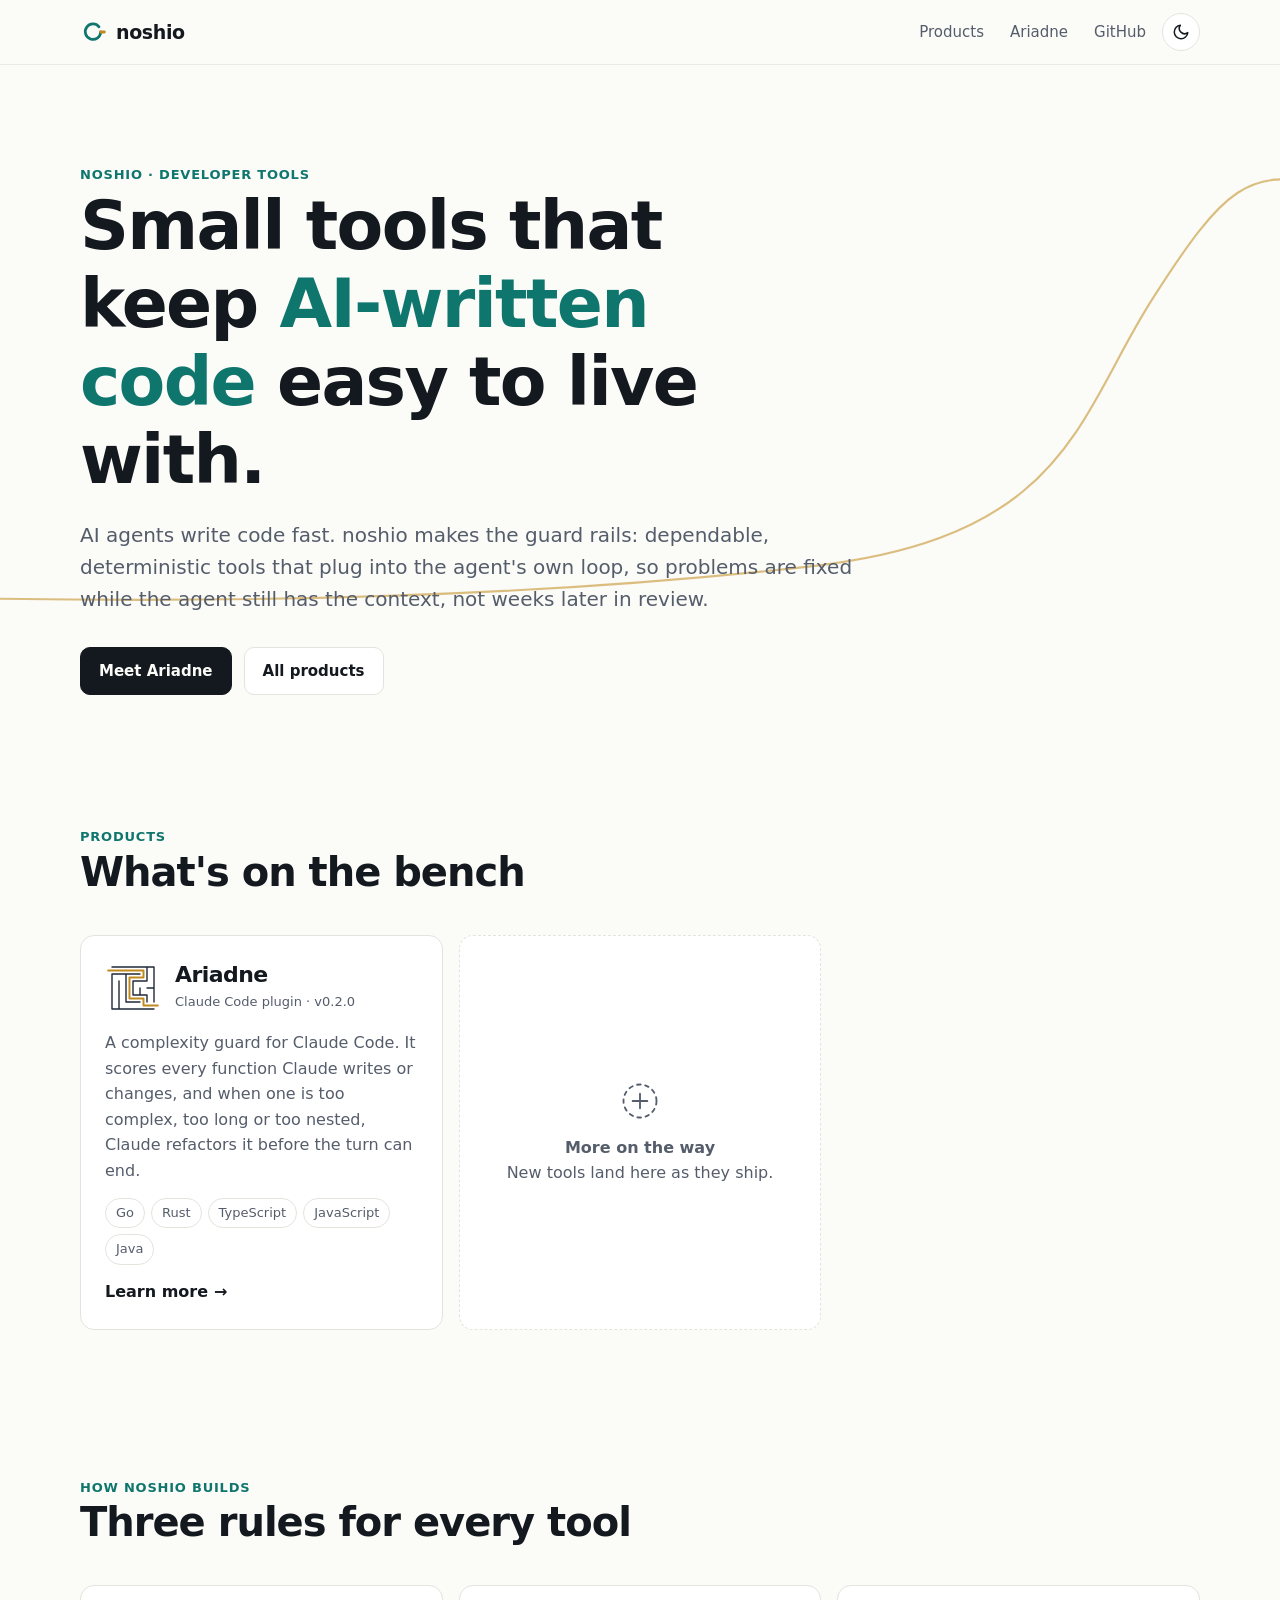
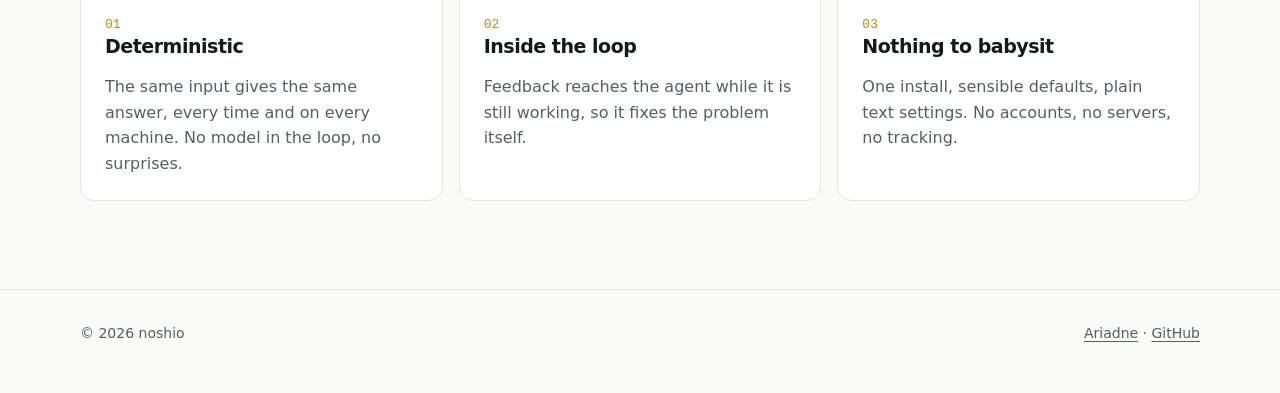
<file: index.html>
<!doctype html>
<html lang="en">
<head>
  <meta charset="utf-8">
  <script>document.documentElement.classList.add("js")</script>
  <meta name="viewport" content="width=device-width, initial-scale=1">
  <title>noshio — tools for building with AI agents</title>
  <meta name="description" content="noshio makes small, dependable developer tools for working with AI coding agents. First up: Ariadne, a complexity guard for Claude Code.">
  <link rel="icon" href="assets/favicon.svg" type="image/svg+xml">
  <link rel="stylesheet" href="assets/site.css?v=f9d03f396f">
  <style>
    .home-hero {
      padding: 96px 0 72px;
      position: relative;
      overflow: hidden;
      isolation: isolate;
    }

    .home-hero h1 {
      max-width: 15ch;
    }

    .home-hero h1 em {
      font-style: normal;
      color: var(--accent);
    }

    .hero-thread {
      position: absolute;
      inset: 0;
      pointer-events: none;
      z-index: -1;
    }

    .hero-thread path {
      fill: none;
      stroke: var(--thread);
      stroke-width: 2;
      stroke-linecap: round;
      opacity: 0.55;
    }

    .hero-actions {
      display: flex;
      flex-wrap: wrap;
      gap: 12px;
      margin-top: 32px;
    }

    .products {
      grid-template-columns: repeat(auto-fill, minmax(min(100%, 340px), 1fr));
    }

    .product {
      position: relative;
      display: flex;
      flex-direction: column;
      gap: 14px;
      text-decoration: none;
      color: inherit;
      transform-style: preserve-3d;
      transition: transform 0.25s ease, box-shadow 0.25s ease, border-color 0.25s ease;
      overflow: hidden;
    }

    .product::after {
      content: "";
      position: absolute;
      inset: 0;
      background: radial-gradient(420px circle at var(--mx, 50%) var(--my, 0%), color-mix(in srgb, var(--thread) 14%, transparent), transparent 60%);
      opacity: 0;
      transition: opacity 0.3s ease;
      pointer-events: none;
    }

    .product:hover {
      box-shadow: var(--shadow);
      border-color: color-mix(in srgb, var(--thread) 45%, var(--line));
    }

    .product:hover::after {
      opacity: 1;
    }

    .product-top {
      display: flex;
      align-items: center;
      gap: 14px;
    }

    .product-top img {
      width: 56px;
      height: 56px;
    }

    .product h3 {
      margin: 0;
      font-size: 22px;
    }

    .product .tag {
      font-size: 13px;
      color: var(--muted);
    }

    .product p {
      margin: 0;
      color: var(--muted);
    }

    .product .chips {
      display: flex;
      flex-wrap: wrap;
      gap: 6px;
    }

    .product .go {
      margin-top: auto;
      font-weight: 600;
      color: var(--text);
      display: inline-flex;
      align-items: center;
      gap: 6px;
    }

    .product .go span {
      transition: transform 0.2s ease;
    }

    .product:hover .go span {
      transform: translateX(4px);
    }

    .upcoming {
      border-style: dashed;
      display: grid;
      place-content: center;
      text-align: center;
      color: var(--muted);
      min-height: 260px;
    }

    .upcoming svg {
      width: 44px;
      height: 44px;
      margin: 0 auto 12px;
      stroke: var(--muted);
    }

    .principles {
      grid-template-columns: repeat(auto-fit, minmax(min(100%, 240px), 1fr));
    }

    .principles .card p {
      margin: 0;
      color: var(--muted);
    }

    .principles .num {
      font-family: var(--mono);
      font-size: 13px;
      color: var(--thread);
    }

    @media (prefers-reduced-motion: reduce) {
      .product,
      .product .go span {
        transition: none;
      }
    }
  </style>
</head>
<body>
  <a class="skip" href="#main">Skip to content</a>

  <header class="site-header">
    <div class="wrap">
      <a class="wordmark" href="./" aria-label="noshio home">
        <svg viewBox="0 0 32 32" fill="none" stroke-width="3.4" stroke-linecap="round" aria-hidden="true"><path class="spool" d="M23.4 9.6A9.5 9.5 0 1 0 25.5 16"/><path class="tail" d="M25.5 16H30"/></svg>
        noshio
      </a>
      <nav class="site-nav" aria-label="Main">
        <a href="#products" class="hide-sm">Products</a>
        <a href="ariadne/">Ariadne</a>
        <a href="https://github.com/Josemartins-ptc" class="hide-sm">GitHub</a>
        <button class="theme-toggle" type="button" data-theme-toggle></button>
      </nav>
    </div>
  </header>

  <main id="main">
    <section class="home-hero">
      <svg class="hero-thread" viewBox="0 0 1200 520" preserveAspectRatio="none" aria-hidden="true">
        <path id="hero-thread" d="M-20 500 C 250 505, 520 497, 760 470 S 1010 330, 1080 220 S 1170 100, 1240 110"/>
      </svg>
      <div class="wrap">
        <span class="eyebrow reveal">noshio · developer tools</span>
        <h1 class="reveal" data-delay="1">Small tools that keep <em>AI-written code</em> easy to live with.</h1>
        <p class="lead reveal" data-delay="2">
          AI agents write code fast. noshio makes the guard rails: dependable, deterministic tools
          that plug into the agent's own loop, so problems are fixed while the agent still has the
          context, not weeks later in review.
        </p>
        <div class="hero-actions reveal" data-delay="3">
          <a class="btn primary" href="ariadne/">Meet Ariadne</a>
          <a class="btn" href="#products">All products</a>
        </div>
      </div>
    </section>

    <section id="products" class="section-tight">
      <div class="wrap">
        <div class="section-head reveal">
          <span class="eyebrow">Products</span>
          <h2>What's on the bench</h2>
        </div>
        <div class="grid products">
          <a class="card product reveal" href="ariadne/" data-tilt>
            <div class="product-top">
              <img src="ariadne/logo.svg" alt="" width="56" height="56">
              <div>
                <h3>Ariadne</h3>
                <span class="tag">Claude Code plugin · v0.2.0</span>
              </div>
            </div>
            <p>
              A complexity guard for Claude Code. It scores every function Claude writes or changes,
              and when one is too complex, too long or too nested, Claude refactors it before the
              turn can end.
            </p>
            <div class="chips">
              <span class="chip">Go</span>
              <span class="chip">Rust</span>
              <span class="chip">TypeScript</span>
              <span class="chip">JavaScript</span>
              <span class="chip">Java</span>
            </div>
            <span class="go">Learn more <span aria-hidden="true">→</span></span>
          </a>

          <div class="card upcoming reveal" data-delay="1">
            <svg viewBox="0 0 48 48" fill="none" stroke-width="2" stroke-linecap="round" stroke-dasharray="4 5" aria-hidden="true"><circle cx="24" cy="24" r="18"/><path d="M24 16v16M16 24h16" stroke-dasharray="none"/></svg>
            <strong>More on the way</strong>
            <span>New tools land here as they ship.</span>
          </div>
        </div>
      </div>
    </section>

    <section>
      <div class="wrap">
        <div class="section-head reveal">
          <span class="eyebrow">How noshio builds</span>
          <h2>Three rules for every tool</h2>
        </div>
        <div class="grid principles">
          <div class="card reveal">
            <span class="num">01</span>
            <h3>Deterministic</h3>
            <p>The same input gives the same answer, every time and on every machine. No model in the loop, no surprises.</p>
          </div>
          <div class="card reveal" data-delay="1">
            <span class="num">02</span>
            <h3>Inside the loop</h3>
            <p>Feedback reaches the agent while it is still working, so it fixes the problem itself.</p>
          </div>
          <div class="card reveal" data-delay="2">
            <span class="num">03</span>
            <h3>Nothing to babysit</h3>
            <p>One install, sensible defaults, plain text settings. No accounts, no servers, no tracking.</p>
          </div>
        </div>
      </div>
    </section>
  </main>

  <footer class="site-footer">
    <div class="wrap">
      <span>© <span data-year>2026</span> noshio</span>
      <span><a href="ariadne/">Ariadne</a> · <a href="https://github.com/Josemartins-ptc">GitHub</a></span>
    </div>
  </footer>

  <script src="assets/site.js?v=ca4b87633a"></script>
  <script>
    // Hero thread draws itself; cards follow the pointer with a soft glow and tilt.
    (() => {
      const thread = document.getElementById("hero-thread");
      if (thread && !window.noshio.reducedMotion()) {
        const length = thread.getTotalLength();
        thread.style.strokeDasharray = String(length);
        thread.style.strokeDashoffset = String(length);
        thread.getBoundingClientRect();
        thread.style.transition = "stroke-dashoffset 2.6s cubic-bezier(.6,.1,.2,1) .3s";
        thread.style.strokeDashoffset = "0";
      }
      if (window.noshio.reducedMotion()) return;
      document.querySelectorAll("[data-tilt]").forEach((card) => {
        card.addEventListener("pointermove", (event) => {
          const box = card.getBoundingClientRect();
          const x = (event.clientX - box.left) / box.width;
          const y = (event.clientY - box.top) / box.height;
          card.style.setProperty("--mx", `${x * 100}%`);
          card.style.setProperty("--my", `${y * 100}%`);
          card.style.transform = `perspective(900px) rotateX(${(0.5 - y) * 4}deg) rotateY(${(x - 0.5) * 5}deg) translateY(-2px)`;
        });
        card.addEventListener("pointerleave", () => {
          card.style.transform = "";
        });
      });
    })();
  </script>
</body>
</html>
</file>
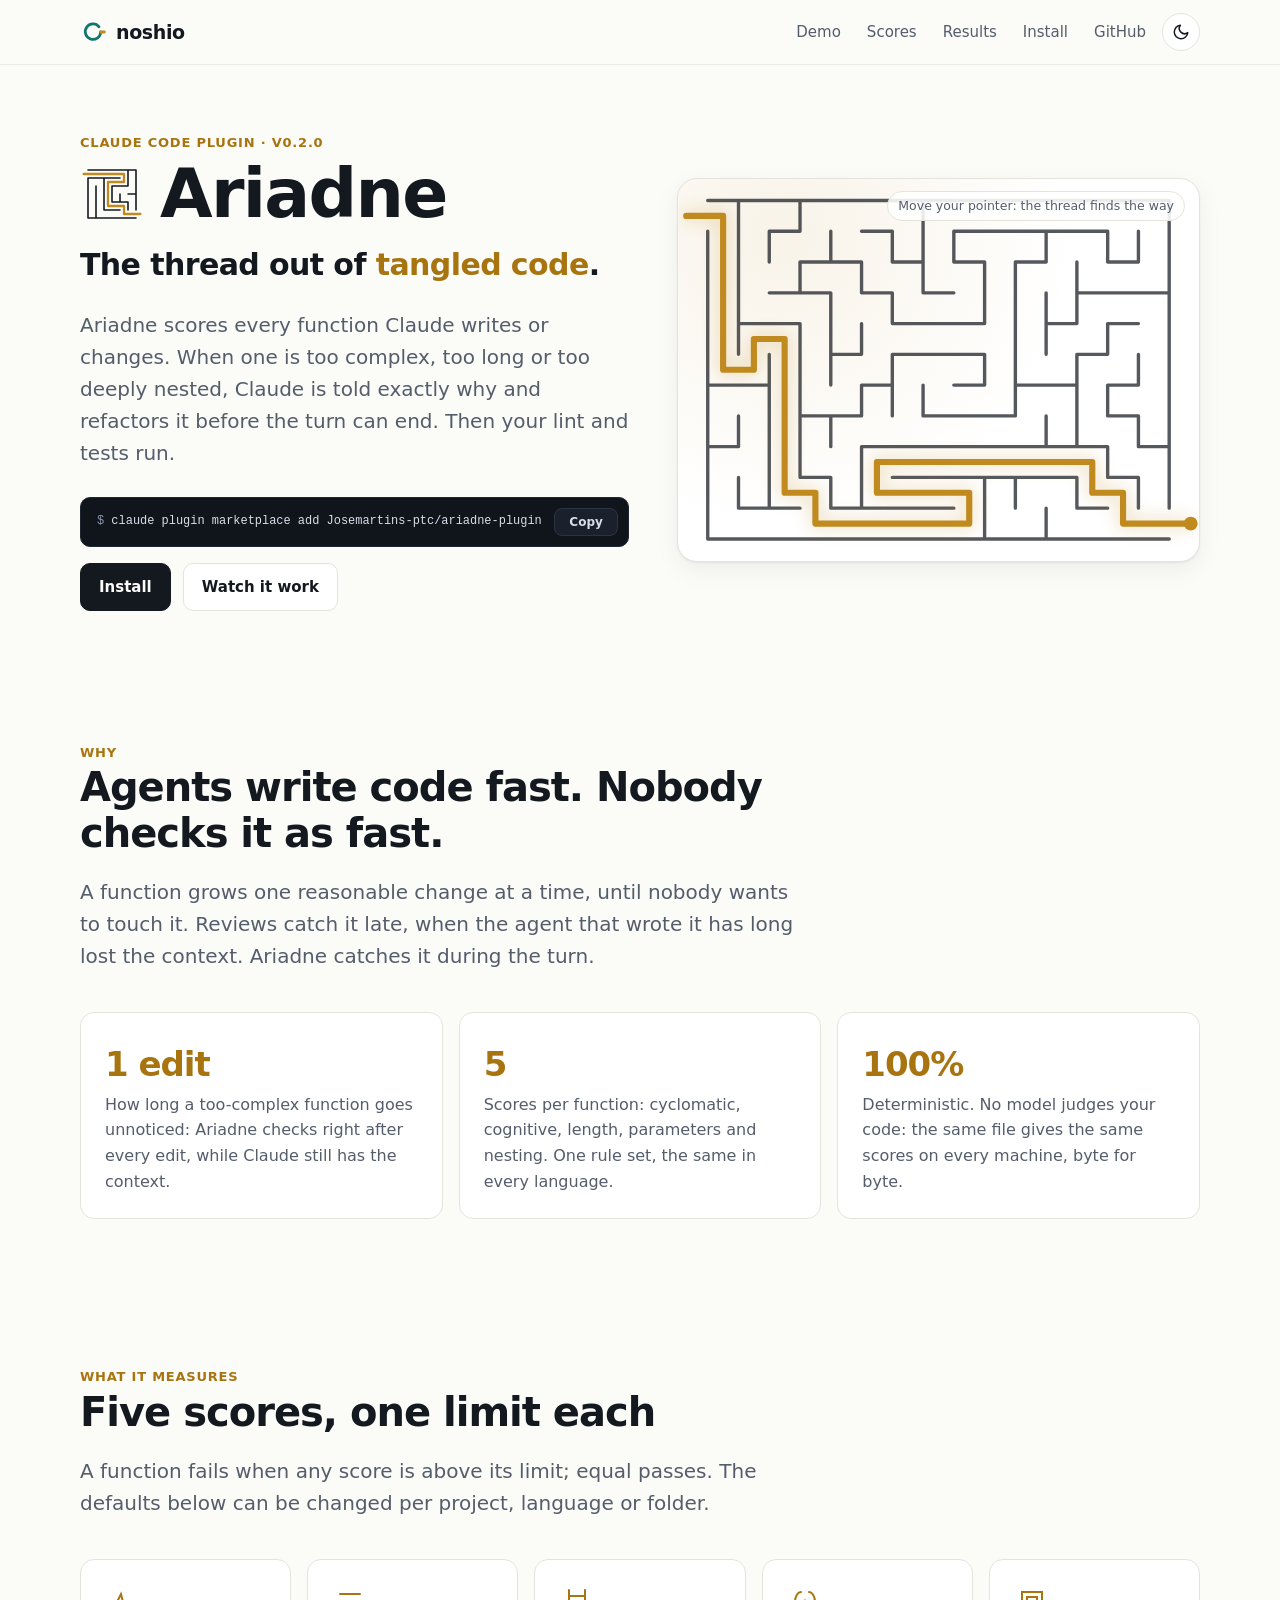
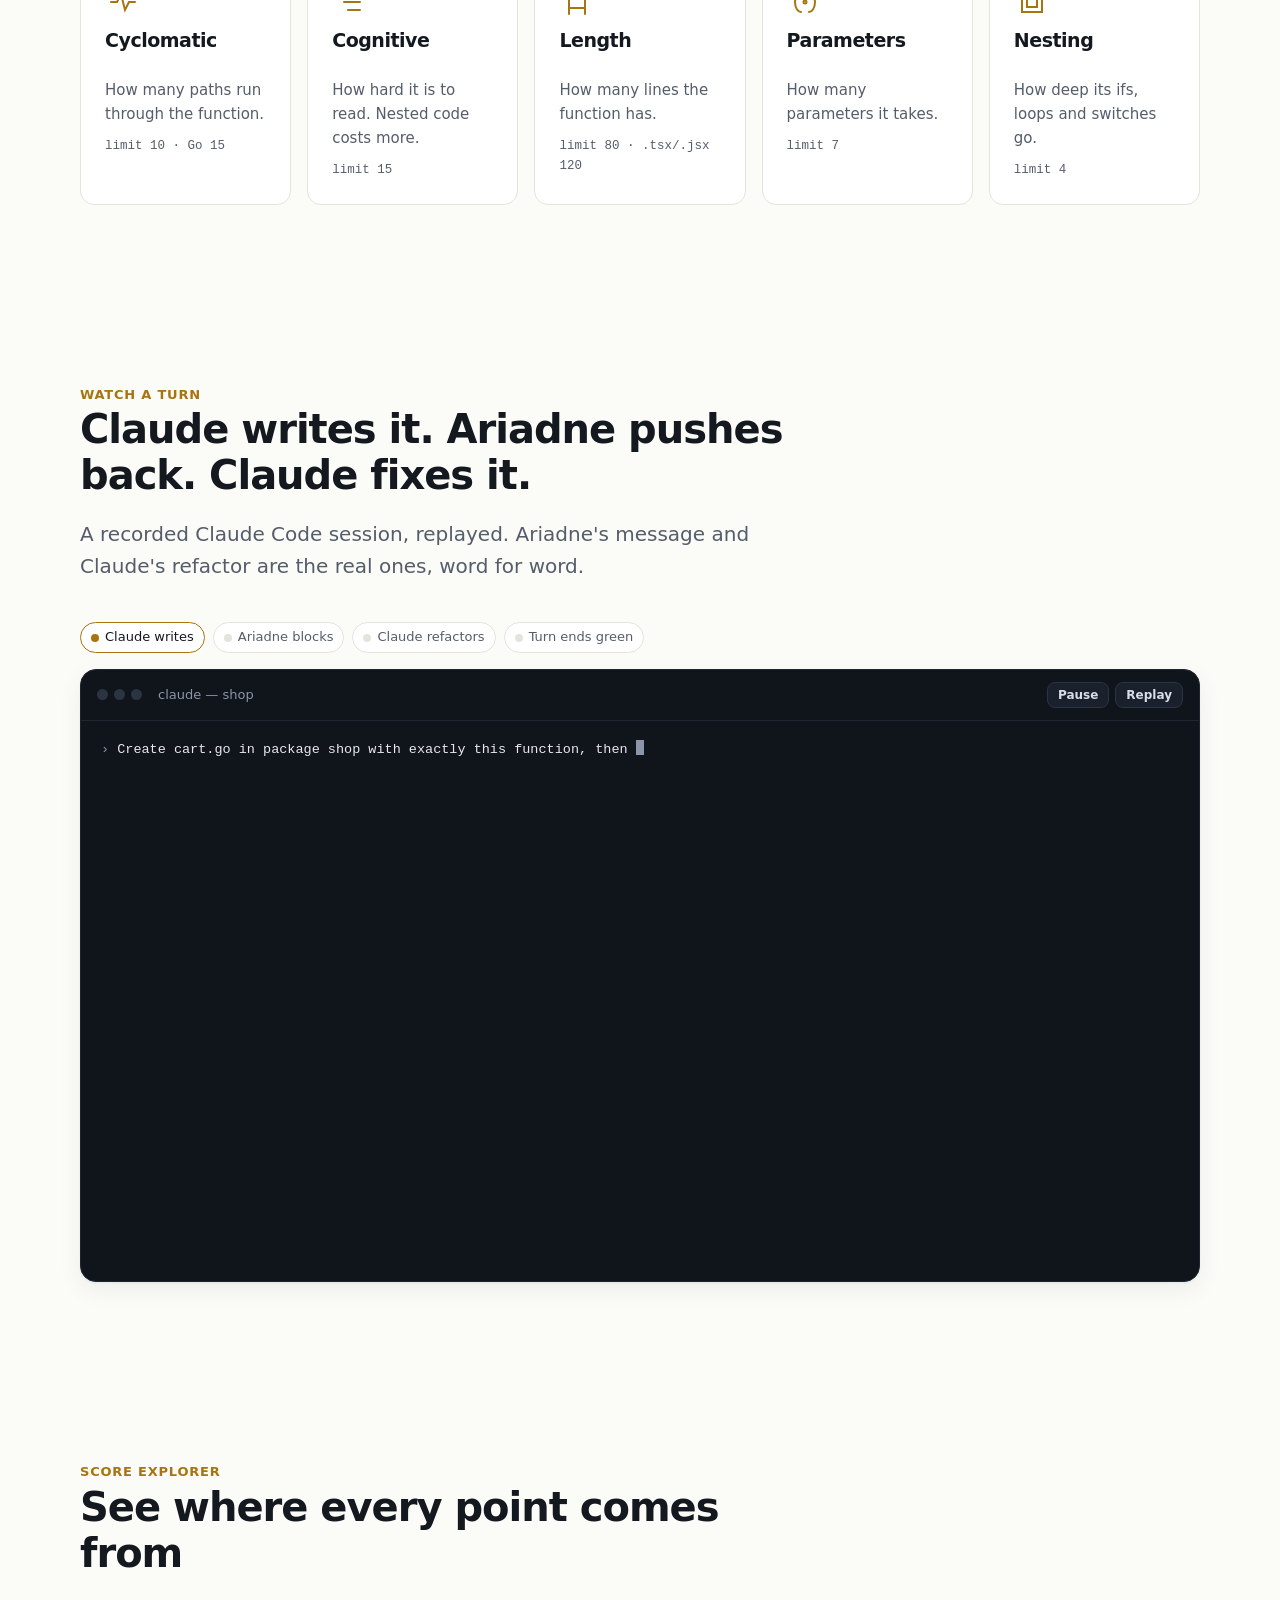
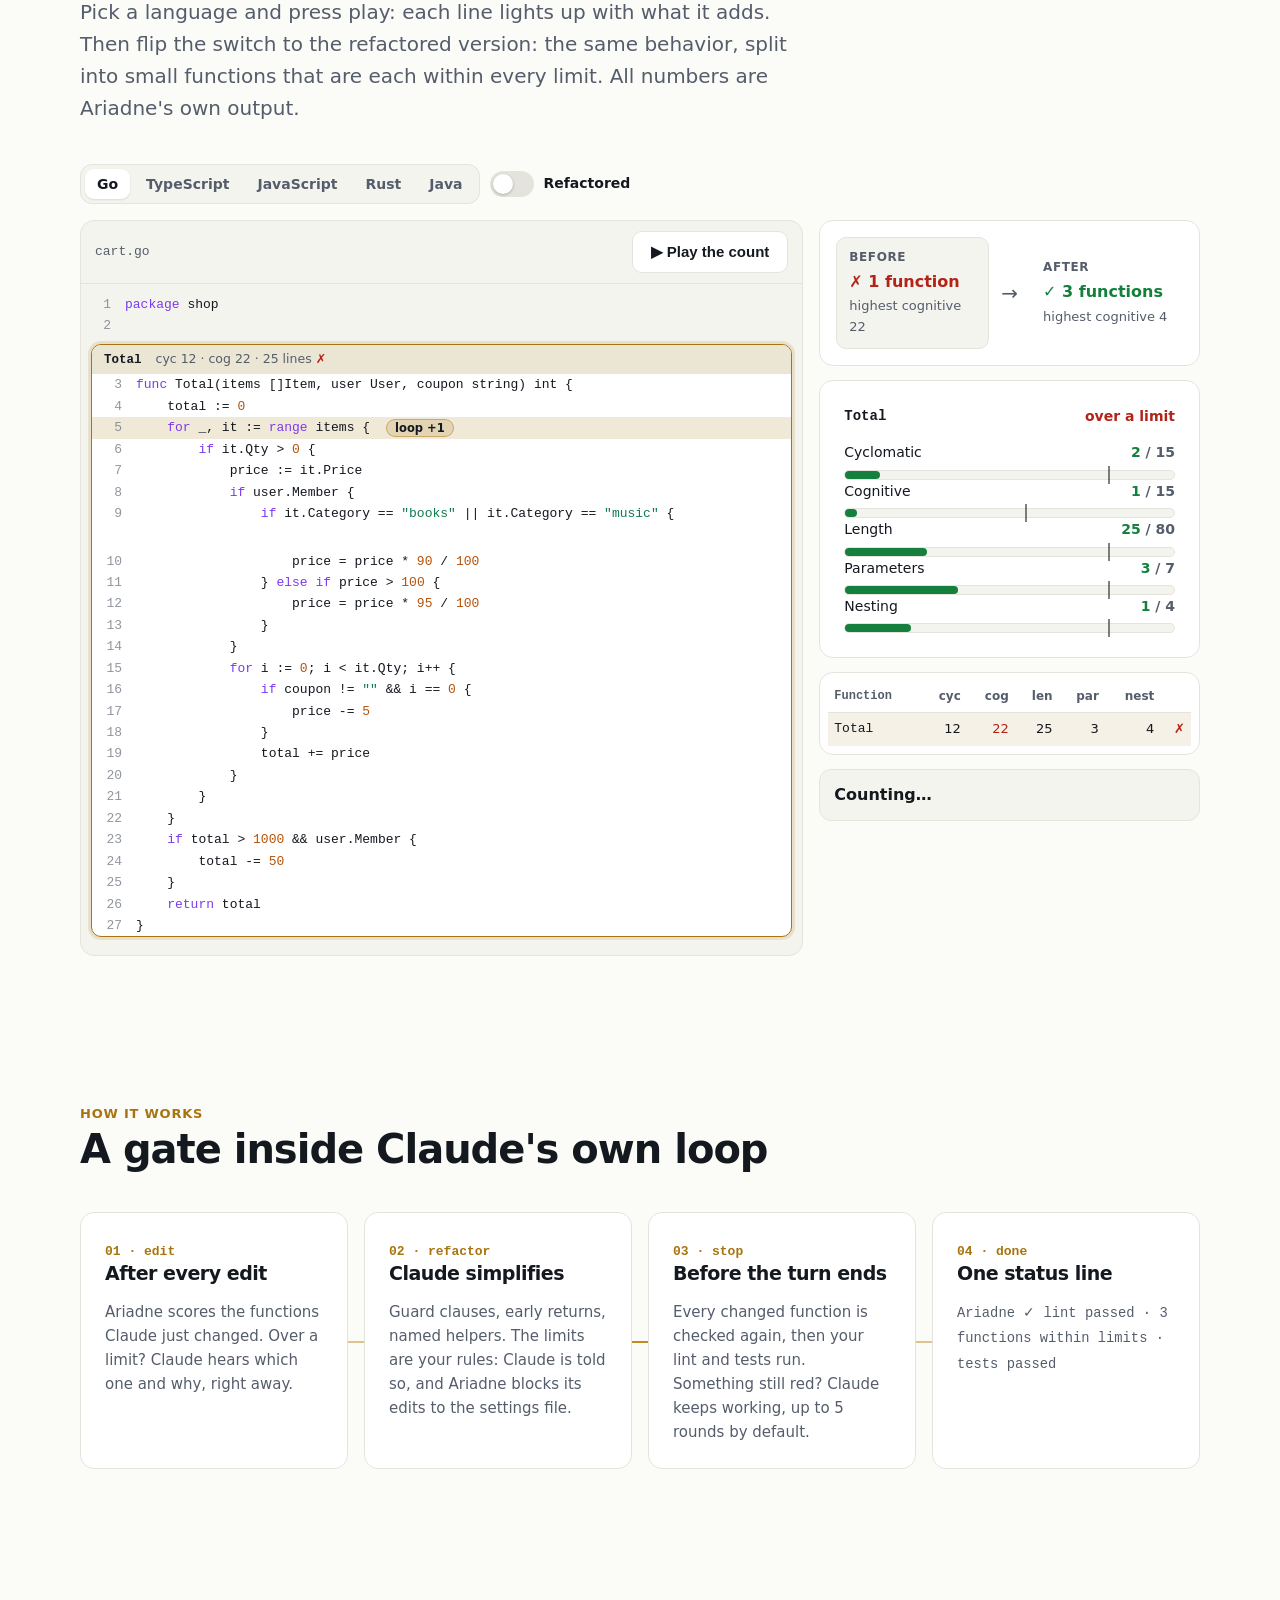
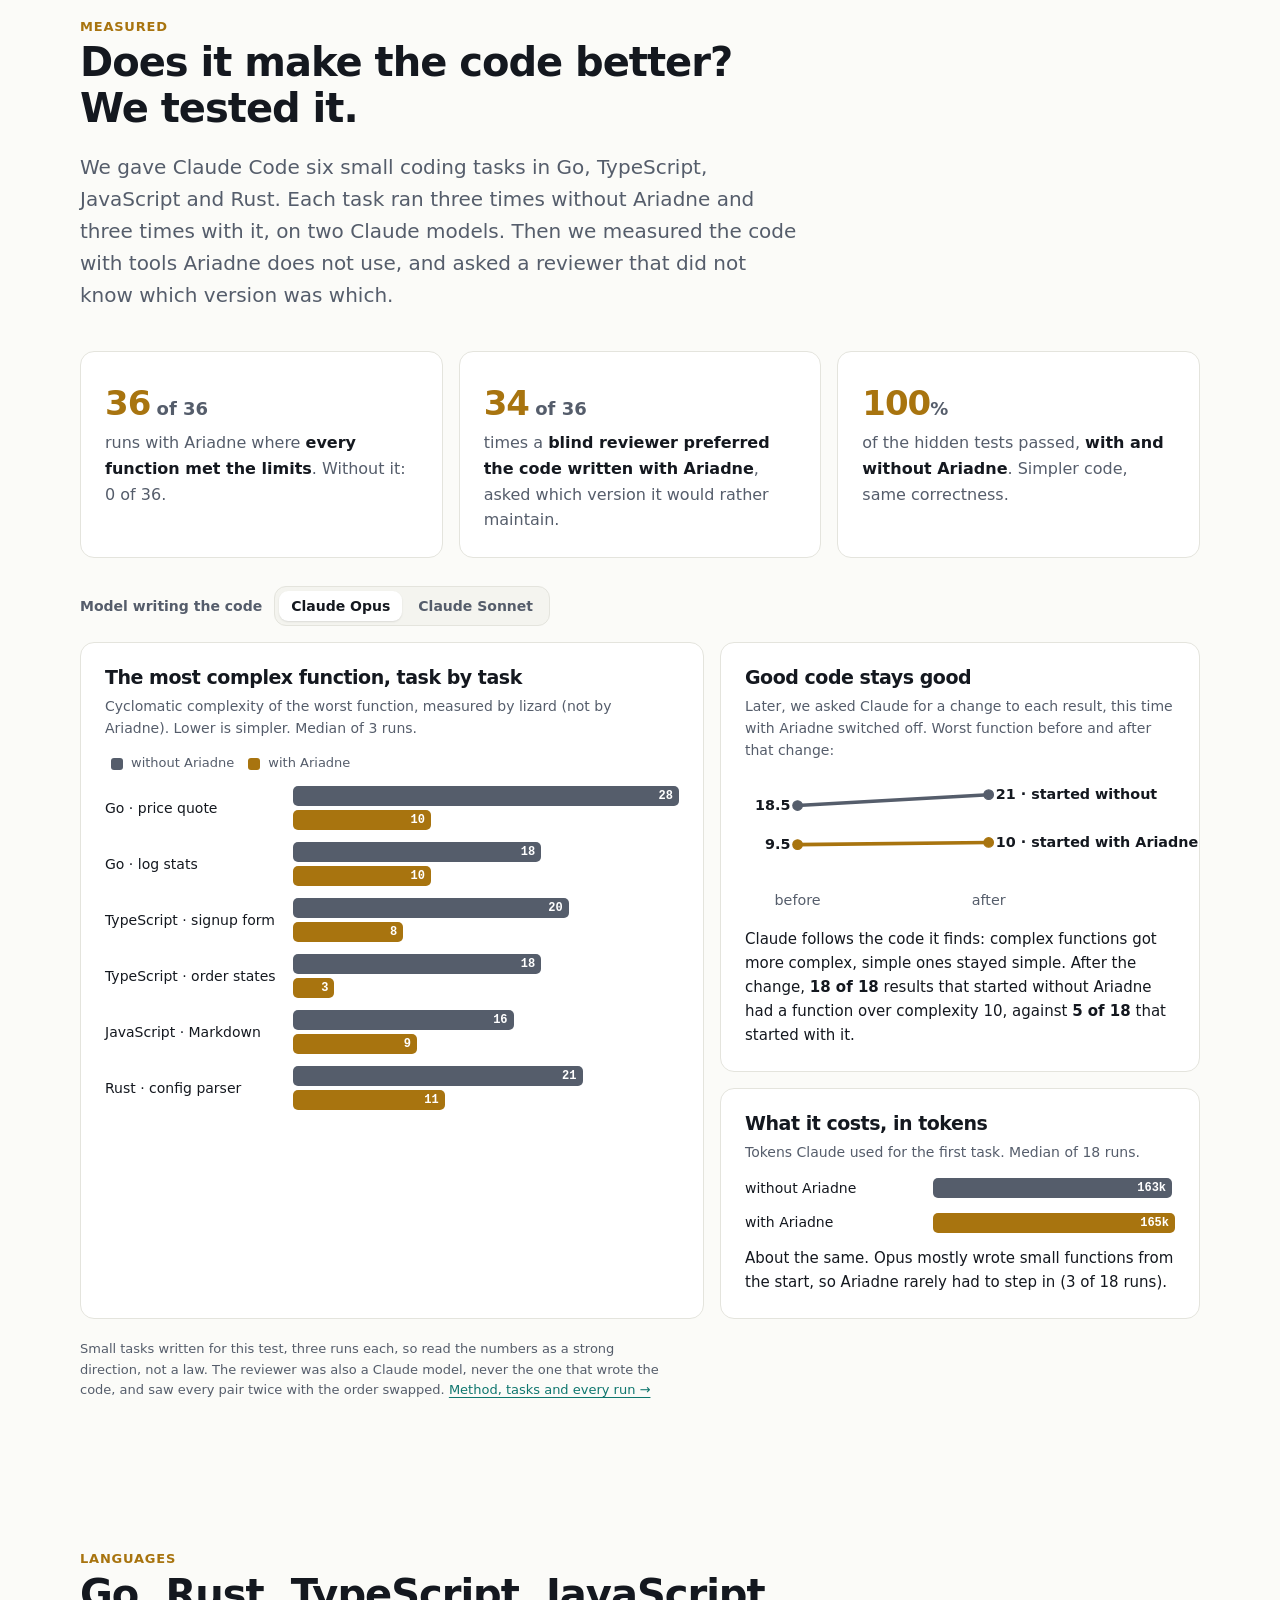
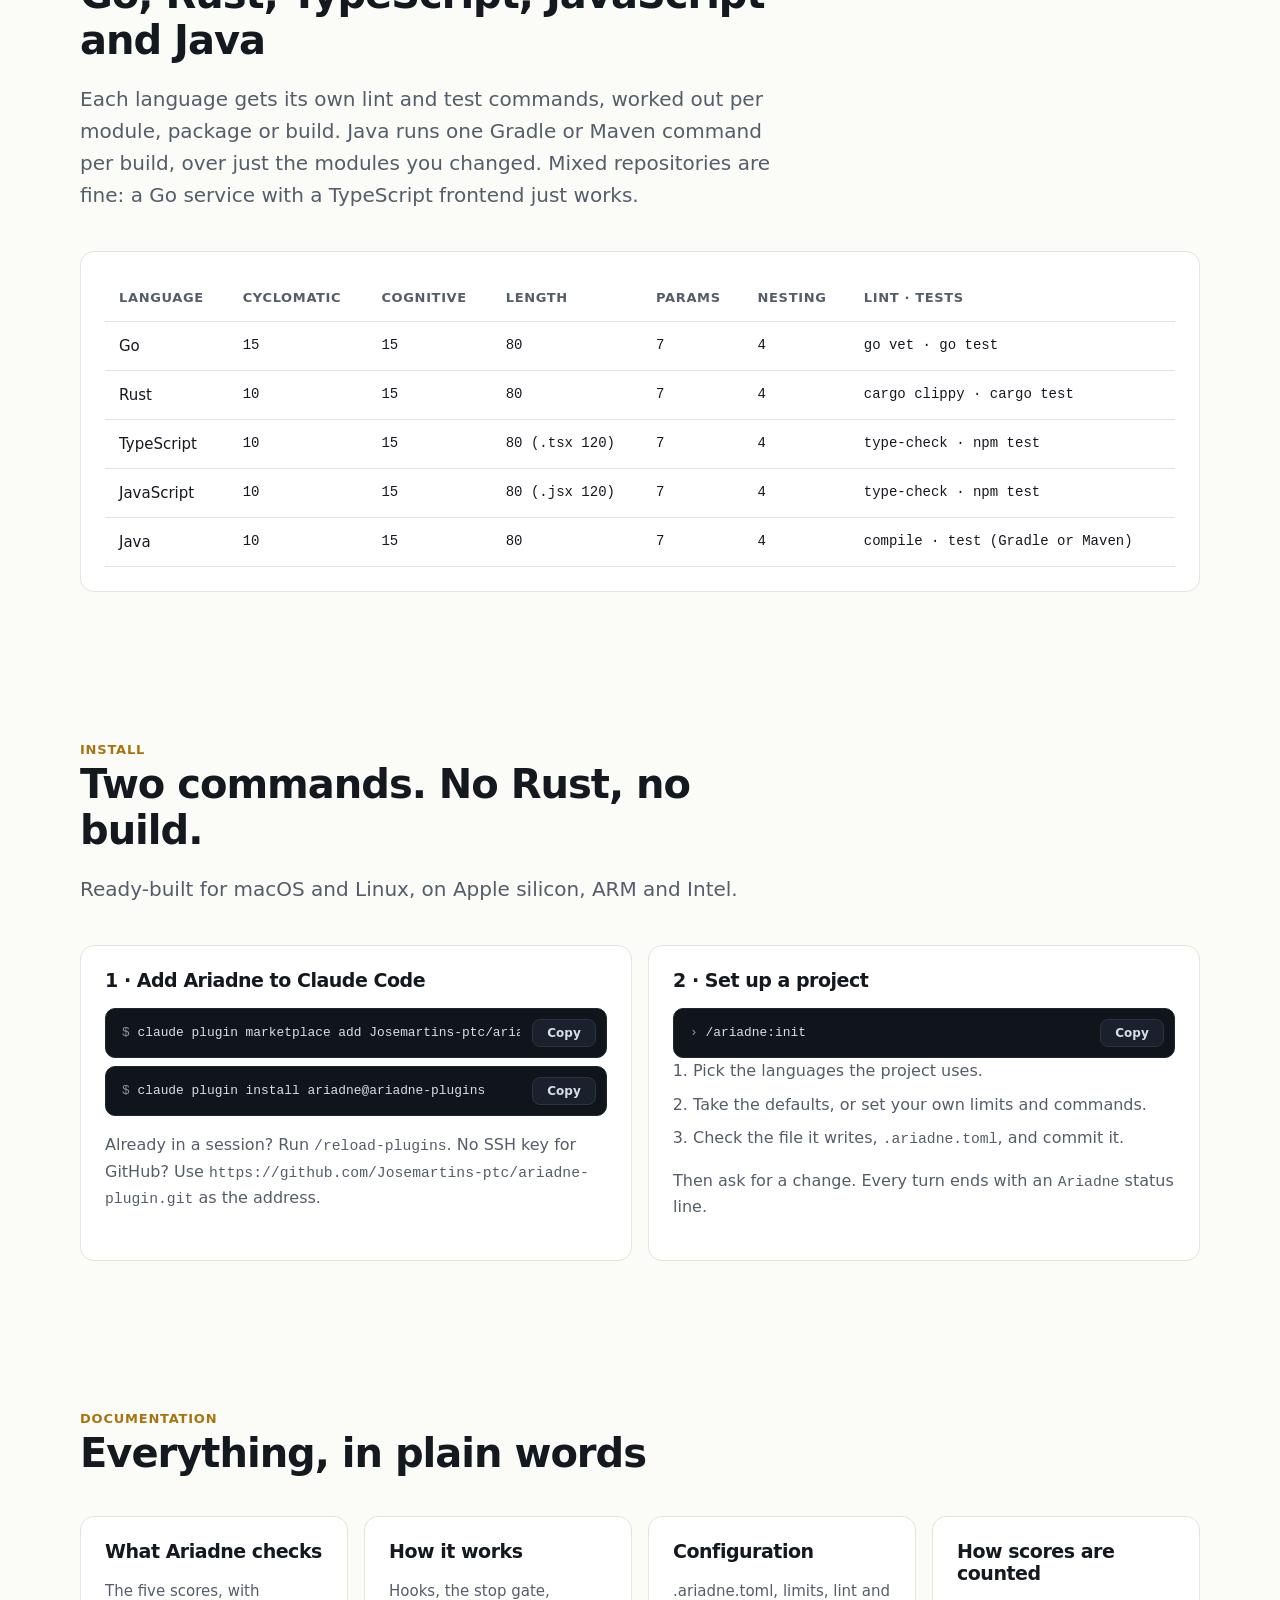
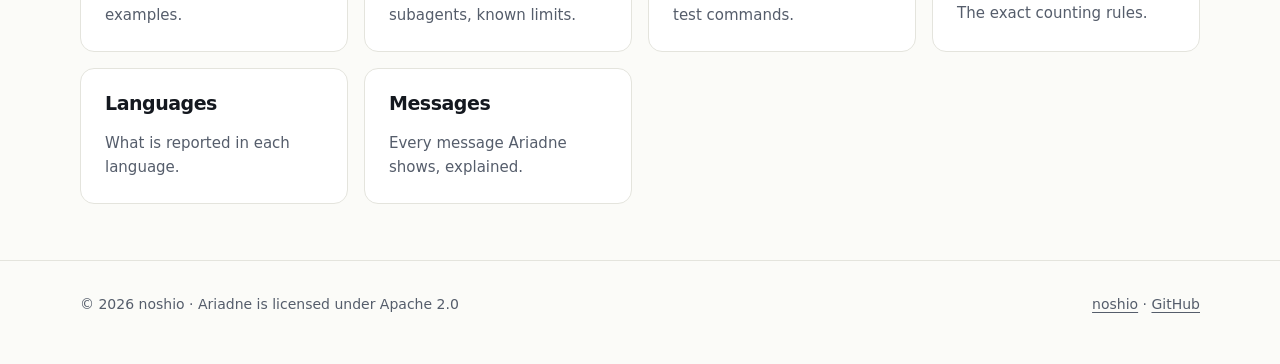
<file: ariadne/index.html>
<!doctype html>
<html lang="en">
<head>
  <meta charset="utf-8">
  <script>document.documentElement.classList.add("js")</script>
  <meta name="viewport" content="width=device-width, initial-scale=1">
  <title>Ariadne — a complexity guard for Claude Code</title>
  <meta name="description" content="Ariadne scores every function Claude Code writes or changes and keeps it refactoring until each one meets your complexity, length, parameter and nesting limits. Go, Rust, TypeScript, JavaScript and Java.">
  <link rel="icon" href="favicon.svg" type="image/svg+xml">
  <link rel="stylesheet" href="../assets/site.css?v=f9d03f396f">
  <link rel="stylesheet" href="ariadne.css?v=7906d1603f">
</head>
<body>
  <a class="skip" href="#main">Skip to content</a>

  <header class="site-header">
    <div class="wrap">
      <a class="wordmark" href="../" aria-label="noshio home">
        <svg viewBox="0 0 32 32" fill="none" stroke-width="3.4" stroke-linecap="round" aria-hidden="true"><path class="spool" d="M23.4 9.6A9.5 9.5 0 1 0 25.5 16"/><path class="tail" d="M25.5 16H30"/></svg>
        noshio
      </a>
      <nav class="site-nav" aria-label="Main">
        <a href="#demo" class="hide-sm">Demo</a>
        <a href="#explorer" class="hide-sm">Scores</a>
        <a href="#measured" class="hide-sm">Results</a>
        <a href="#install">Install</a>
        <a href="https://github.com/Josemartins-ptc/ariadne-plugin" class="hide-sm">GitHub</a>
        <button class="theme-toggle" type="button" data-theme-toggle></button>
      </nav>
    </div>
  </header>

  <main id="main">
    <!-- Hero -->
    <section class="hero">
      <div class="wrap">
        <div>
          <span class="eyebrow reveal">Claude Code plugin · v0.2.0</span>
          <h1 class="reveal" data-delay="1"><svg class="logo" viewBox="0 0 96 96" aria-hidden="true"><path class="logo-walls" d="M12 12H24 M12 24V36 M12 24H24 M12 36V48 M12 48V60 M12 60V72 M12 72V84 M12 84H24 M24 12H36 M24 24H36 M24 36V48 M24 48V60 M24 60V72 M24 72V84 M24 84H36 M36 12H48 M36 24V36 M36 24H48 M36 36V48 M36 48V60 M36 60V72 M36 72H48 M36 84H48 M48 12H60 M48 24H60 M48 36V48 M48 36H60 M48 48V60 M48 60H60 M48 72H60 M48 84H60 M60 12H72 M60 36H72 M60 48V60 M60 60H72 M60 84H72 M72 12V24 M72 12H84 M72 24V36 M72 48H84 M72 60V72 M72 84H84 M84 12V24 M84 24V36 M84 36V48 M84 48V60 M84 60V72"/><path class="logo-thread" d="M5.4 18 L18 18 L30 18 L42 18 L54 18 L66 18 L66 30 L54 30 L42 30 L42 42 L42 54 L42 66 L54 66 L66 66 L66 78 L78 78 L90.6 78"/></svg>Ariadne</h1>
          <p class="tagline reveal" data-delay="1">The thread out of <em>tangled code</em>.</p>
          <p class="lead reveal" data-delay="2">
            Ariadne scores every function Claude writes or changes. When one is too complex, too
            long or too deeply nested, Claude is told exactly why and refactors it before the turn
            can end. Then your lint and tests run.
          </p>
          <div class="cmd reveal" data-delay="3">
            <code>claude plugin marketplace add Josemartins-ptc/ariadne-plugin</code>
            <button class="copy" type="button" data-copy="claude plugin marketplace add Josemartins-ptc/ariadne-plugin">Copy</button>
          </div>
          <div class="hero-links reveal" data-delay="4">
            <a class="btn primary" href="#install">Install</a>
            <a class="btn" href="#demo">Watch it work</a>
          </div>
        </div>
        <div class="maze-box reveal" data-delay="2" id="maze" tabindex="0"
             aria-label="Interactive labyrinth. Move the pointer, or use the arrow keys, and the thread finds its way to that spot.">
          <span class="maze-hint">Move your pointer: the thread finds the way</span>
        </div>
      </div>
    </section>

    <!-- Problem -->
    <section class="section-tight">
      <div class="wrap">
        <div class="section-head reveal">
          <span class="eyebrow">Why</span>
          <h2>Agents write code fast. Nobody checks it as fast.</h2>
          <p class="lead">
            A function grows one reasonable change at a time, until nobody wants to touch it.
            Reviews catch it late, when the agent that wrote it has long lost the context.
            Ariadne catches it during the turn.
          </p>
        </div>
        <div class="problem">
          <div class="card reveal">
            <div class="big">1 edit</div>
            <p>How long a too-complex function goes unnoticed: Ariadne checks right after every edit, while Claude still has the context.</p>
          </div>
          <div class="card reveal" data-delay="1">
            <div class="big">5</div>
            <p>Scores per function: cyclomatic, cognitive, length, parameters and nesting. One rule set, the same in every language.</p>
          </div>
          <div class="card reveal" data-delay="2">
            <div class="big">100%</div>
            <p>Deterministic. No model judges your code: the same file gives the same scores on every machine, byte for byte.</p>
          </div>
        </div>
      </div>
    </section>

    <!-- Five scores -->
    <section>
      <div class="wrap">
        <div class="section-head reveal">
          <span class="eyebrow">What it measures</span>
          <h2>Five scores, one limit each</h2>
          <p class="lead">A function fails when any score is above its limit; equal passes. The defaults below can be changed per project, language or folder.</p>
        </div>
        <div class="grid scores">
          <div class="card score-card reveal">
            <svg viewBox="0 0 36 36" fill="none" stroke-width="2" stroke-linecap="round" aria-hidden="true"><path d="M6 18h6l4-8 4 16 4-8h6"/></svg>
            <h3>Cyclomatic</h3>
            <p>How many paths run through the function.</p>
            <span class="limit">limit 10 · Go 15</span>
          </div>
          <div class="card score-card reveal" data-delay="1">
            <svg viewBox="0 0 36 36" fill="none" stroke-width="2" stroke-linecap="round" aria-hidden="true"><path d="M8 10h20M12 18h16M16 26h12"/></svg>
            <h3>Cognitive</h3>
            <p>How hard it is to read. Nested code costs more.</p>
            <span class="limit">limit 15</span>
          </div>
          <div class="card score-card reveal" data-delay="2">
            <svg viewBox="0 0 36 36" fill="none" stroke-width="2" stroke-linecap="round" aria-hidden="true"><path d="M10 6v24M26 6v24M10 12h16M10 24h16"/></svg>
            <h3>Length</h3>
            <p>How many lines the function has.</p>
            <span class="limit">limit 80 · .tsx/.jsx 120</span>
          </div>
          <div class="card score-card reveal" data-delay="3">
            <svg viewBox="0 0 36 36" fill="none" stroke-width="2" stroke-linecap="round" aria-hidden="true"><path d="M8 18c0-6 3-10 6-10M28 18c0-6-3-10-6-10M8 18c0 6 3 10 6 10M28 18c0 6-3 10-6 10"/><circle cx="18" cy="18" r="1.5"/></svg>
            <h3>Parameters</h3>
            <p>How many parameters it takes.</p>
            <span class="limit">limit 7</span>
          </div>
          <div class="card score-card reveal" data-delay="4">
            <svg viewBox="0 0 36 36" fill="none" stroke-width="2" stroke-linecap="round" aria-hidden="true"><path d="M8 8h20v20H8zM13 13h10v10H13z"/></svg>
            <h3>Nesting</h3>
            <p>How deep its ifs, loops and switches go.</p>
            <span class="limit">limit 4</span>
          </div>
        </div>
      </div>
    </section>

    <!-- Demo -->
    <section id="demo">
      <div class="wrap">
        <div class="section-head reveal">
          <span class="eyebrow">Watch a turn</span>
          <h2>Claude writes it. Ariadne pushes back. Claude fixes it.</h2>
          <p class="lead">
            A recorded Claude Code session, replayed. Ariadne's message and Claude's refactor are
            the real ones, word for word.
          </p>
        </div>
        <div class="demo reveal">
          <div class="demo-steps" id="demo-steps" aria-hidden="true">
            <span class="chip"><span class="dot"></span>Claude writes</span>
            <span class="chip"><span class="dot"></span>Ariadne blocks</span>
            <span class="chip"><span class="dot"></span>Claude refactors</span>
            <span class="chip"><span class="dot"></span>Turn ends green</span>
          </div>
          <div class="terminal">
            <div class="terminal-bar">
              <span class="dots"><i></i><i></i><i></i></span>
              <span>claude — shop</span>
              <span class="controls">
                <button type="button" id="demo-toggle">Pause</button>
                <button type="button" id="demo-replay">Replay</button>
              </span>
            </div>
            <div class="term-body" id="term" aria-live="polite"></div>
          </div>
        </div>
      </div>
    </section>

    <!-- Explorer -->
    <section id="explorer">
      <div class="wrap">
        <div class="section-head reveal">
          <span class="eyebrow">Score explorer</span>
          <h2>See where every point comes from</h2>
          <p class="lead">
            Pick a language and press play: each line lights up with what it adds. Then flip the
            switch to the refactored version: the same behavior, split into small functions that
            are each within every limit. All numbers are Ariadne's own output.
          </p>
        </div>
        <div class="explorer-bar reveal">
          <div class="tabs" role="tablist" aria-label="Language" id="lang-tabs"></div>
          <label class="switch"><input type="checkbox" id="refactored-switch"> Refactored</label>
        </div>
        <div class="explorer reveal">
          <div class="code-panel">
            <div class="code-head">
              <span id="code-file">cart.go</span>
              <span class="explorer-actions">
                <button class="btn" type="button" id="explore-play">▶ Play the count</button>
              </span>
            </div>
            <div class="code-scroll"><div class="code" id="code"></div></div>
          </div>
          <div class="scoreboard">
            <div class="card compare" id="compare"></div>
            <div class="card">
              <div class="meters-head" id="meters-head"></div>
              <div id="meters"></div>
            </div>
            <div class="card fn-table-card">
              <table class="fn-table" id="fn-table" aria-label="Every function in the file"></table>
            </div>
            <div class="verdict" id="verdict" role="status"></div>
          </div>
        </div>
      </div>
    </section>

    <!-- Loop -->
    <section class="section-tight">
      <div class="wrap">
        <div class="section-head reveal">
          <span class="eyebrow">How it works</span>
          <h2>A gate inside Claude's own loop</h2>
        </div>
        <div class="loop reveal">
          <div class="loop-thread" aria-hidden="true"></div>
          <div class="card">
            <span class="step">01 · edit</span>
            <h3>After every edit</h3>
            <p>Ariadne scores the functions Claude just changed. Over a limit? Claude hears which one and why, right away.</p>
          </div>
          <div class="card">
            <span class="step">02 · refactor</span>
            <h3>Claude simplifies</h3>
            <p>Guard clauses, early returns, named helpers. The limits are your rules: Claude is told so, and Ariadne blocks its edits to the settings file.</p>
          </div>
          <div class="card">
            <span class="step">03 · stop</span>
            <h3>Before the turn ends</h3>
            <p>Every changed function is checked again, then your lint and tests run. Something still red? Claude keeps working, up to 5 rounds by default.</p>
          </div>
          <div class="card">
            <span class="step">04 · done</span>
            <h3>One status line</h3>
            <p><code>Ariadne ✓ lint passed · 3 functions within limits · tests passed</code></p>
          </div>
        </div>
      </div>
    </section>

    <!-- Measured -->
    <section id="measured">
      <div class="wrap">
        <div class="section-head reveal">
          <span class="eyebrow">Measured</span>
          <h2>Does it make the code better? We tested it.</h2>
          <p class="lead">We gave Claude Code six small coding tasks in Go, TypeScript, JavaScript and Rust. Each task ran three times without Ariadne and three times with it, on two Claude models. Then we measured the code with tools Ariadne does not use, and asked a reviewer that did not know which version was which.</p>
        </div>

        <div class="problem m-stats">
          <div class="card reveal">
            <div class="big">36<small> of 36</small></div>
            <p>runs with Ariadne where <strong>every function met the limits</strong>. Without it: 0 of 36.</p>
          </div>
          <div class="card reveal" data-delay="1">
            <div class="big">34<small> of 36</small></div>
            <p>times a <strong>blind reviewer preferred the code written with Ariadne</strong>, asked which version it would rather maintain.</p>
          </div>
          <div class="card reveal" data-delay="2">
            <div class="big">100<small>%</small></div>
            <p>of the hidden tests passed, <strong>with and without Ariadne</strong>. Simpler code, same correctness.</p>
          </div>
        </div>

        <div class="m-toolbar reveal">
          <span class="m-toolbar-label">Model writing the code</span>
          <div class="tabs" role="tablist" aria-label="Model" id="m-model"></div>
        </div>

        <div class="m-grid">
          <div class="card m-card reveal">
            <h3>The most complex function, task by task</h3>
            <p class="m-note">Cyclomatic complexity of the worst function, measured by lizard (not by Ariadne). Lower is simpler. Median of 3 runs.</p>
            <div class="m-legend"><span class="m-key m-without"></span>without Ariadne <span class="m-key m-with"></span>with Ariadne</div>
            <div class="m-bars" id="m-tasks"></div>
          </div>

          <div class="card m-card reveal">
            <h3>Good code stays good</h3>
            <p class="m-note">Later, we asked Claude for a change to each result, this time with Ariadne switched off. Worst function before and after that change:</p>
            <div class="m-slopes" id="m-after"></div>
            <p class="m-takeaway" id="m-after-text"></p>
          </div>

          <div class="card m-card reveal">
            <h3>What it costs, in tokens</h3>
            <p class="m-note">Tokens Claude used for the first task. Median of 18 runs.</p>
            <div class="m-bars" id="m-tokens"></div>
            <p class="m-takeaway" id="m-tokens-text"></p>
          </div>
        </div>

        <p class="m-fine reveal">Small tasks written for this test, three runs each, so read the numbers as a strong direction, not a law. The reviewer was also a Claude model, never the one that wrote the code, and saw every pair twice with the order swapped. <a href="https://github.com/Josemartins-ptc/ariadne-plugin/tree/main/evaluation">Method, tasks and every run →</a></p>
      </div>
    </section>

    <!-- Languages -->
    <section class="section-tight">
      <div class="wrap">
        <div class="section-head reveal">
          <span class="eyebrow">Languages</span>
          <h2>Go, Rust, TypeScript, JavaScript and Java</h2>
          <p class="lead">Each language gets its own lint and test commands, worked out per module, package or build. Java runs one Gradle or Maven command per build, over just the modules you changed. Mixed repositories are fine: a Go service with a TypeScript frontend just works.</p>
        </div>
        <div class="card langs reveal">
          <table>
            <thead>
              <tr><th>Language</th><th>Cyclomatic</th><th>Cognitive</th><th>Length</th><th>Params</th><th>Nesting</th><th>Lint · tests</th></tr>
            </thead>
            <tbody>
              <tr><td>Go</td><td>15</td><td>15</td><td>80</td><td>7</td><td>4</td><td>go vet · go test</td></tr>
              <tr><td>Rust</td><td>10</td><td>15</td><td>80</td><td>7</td><td>4</td><td>cargo clippy · cargo test</td></tr>
              <tr><td>TypeScript</td><td>10</td><td>15</td><td>80 (.tsx 120)</td><td>7</td><td>4</td><td>type-check · npm test</td></tr>
              <tr><td>JavaScript</td><td>10</td><td>15</td><td>80 (.jsx 120)</td><td>7</td><td>4</td><td>type-check · npm test</td></tr>
              <tr><td>Java</td><td>10</td><td>15</td><td>80</td><td>7</td><td>4</td><td>compile · test (Gradle or Maven)</td></tr>
            </tbody>
          </table>
        </div>
      </div>
    </section>

    <!-- Install -->
    <section id="install">
      <div class="wrap">
        <div class="section-head reveal">
          <span class="eyebrow">Install</span>
          <h2>Two commands. No Rust, no build.</h2>
          <p class="lead">Ready-built for macOS and Linux, on Apple silicon, ARM and Intel.</p>
        </div>
        <div class="install">
          <div class="card reveal">
            <h3>1 · Add Ariadne to Claude Code</h3>
            <div class="cmd">
              <code>claude plugin marketplace add Josemartins-ptc/ariadne-plugin</code>
              <button class="copy" type="button" data-copy="claude plugin marketplace add Josemartins-ptc/ariadne-plugin">Copy</button>
            </div>
            <div class="cmd">
              <code>claude plugin install ariadne@ariadne-plugins</code>
              <button class="copy" type="button" data-copy="claude plugin install ariadne@ariadne-plugins">Copy</button>
            </div>
            <p class="muted">Already in a session? Run <code>/reload-plugins</code>. No SSH key for GitHub? Use <code>https://github.com/Josemartins-ptc/ariadne-plugin.git</code> as the address.</p>
          </div>
          <div class="card reveal" data-delay="1">
            <h3>2 · Set up a project</h3>
            <div class="cmd slash">
              <code>/ariadne:init</code>
              <button class="copy" type="button" data-copy="/ariadne:init">Copy</button>
            </div>
            <ol>
              <li>Pick the languages the project uses.</li>
              <li>Take the defaults, or set your own limits and commands.</li>
              <li>Check the file it writes, <code>.ariadne.toml</code>, and commit it.</li>
            </ol>
            <p class="muted">Then ask for a change. Every turn ends with an <code>Ariadne</code> status line.</p>
          </div>
        </div>
      </div>
    </section>

    <!-- Docs -->
    <section class="section-tight">
      <div class="wrap">
        <div class="section-head reveal">
          <span class="eyebrow">Documentation</span>
          <h2>Everything, in plain words</h2>
        </div>
        <div class="grid docs">
          <a class="card reveal" href="https://github.com/Josemartins-ptc/ariadne-plugin/blob/main/docs/checks.md"><h3>What Ariadne checks</h3><p>The five scores, with examples.</p></a>
          <a class="card reveal" data-delay="1" href="https://github.com/Josemartins-ptc/ariadne-plugin/blob/main/docs/how-it-works.md"><h3>How it works</h3><p>Hooks, the stop gate, subagents, known limits.</p></a>
          <a class="card reveal" data-delay="2" href="https://github.com/Josemartins-ptc/ariadne-plugin/blob/main/docs/configuration.md"><h3>Configuration</h3><p>.ariadne.toml, limits, lint and test commands.</p></a>
          <a class="card reveal" href="https://github.com/Josemartins-ptc/ariadne-plugin/blob/main/docs/metrics.md"><h3>How scores are counted</h3><p>The exact counting rules.</p></a>
          <a class="card reveal" data-delay="1" href="https://github.com/Josemartins-ptc/ariadne-plugin/blob/main/docs/languages.md"><h3>Languages</h3><p>What is reported in each language.</p></a>
          <a class="card reveal" data-delay="2" href="https://github.com/Josemartins-ptc/ariadne-plugin/blob/main/docs/messages.md"><h3>Messages</h3><p>Every message Ariadne shows, explained.</p></a>
        </div>
      </div>
    </section>
  </main>

  <footer class="site-footer">
    <div class="wrap">
      <span>© <span data-year>2026</span> noshio · Ariadne is licensed under Apache 2.0</span>
      <span><a href="../">noshio</a> · <a href="https://github.com/Josemartins-ptc/ariadne-plugin">GitHub</a></span>
    </div>
  </footer>

  <script src="../assets/site.js?v=ca4b87633a"></script>
  <script src="data.js?v=704c608f18"></script>
  <script src="maze.js?v=963820995b"></script>
  <script src="demo.js?v=8e63a3a1ad"></script>
  <script src="explorer.js?v=30bde531e8"></script>
  <script src="measured.js?v=d0dc0b0fbb"></script>
</body>
</html>
</file>
<file: assets/site.css>
/* noshio — shared styles for every page. A product page sets its own --brand. */

:root {
  --bg: #fbfbf8;
  --surface: #ffffff;
  --surface-2: #f4f4ef;
  --text: #14181f;
  --muted: #555d6b;
  --line: #e4e4dd;
  --accent: #0f766e;
  --accent-soft: #e6f3f1;
  --brand: var(--accent);
  --thread: #c08a1e;
  --ok: #15803d;
  --bad: #b42318;
  --warn: #a15c07;
  --code-bg: #f4f4ef;
  --term-bg: #10141b;
  --term-text: #d8dee9;
  --term-muted: #8b95a7;
  --shadow: 0 1px 2px rgb(20 24 31 / 6%), 0 8px 24px rgb(20 24 31 / 6%);
  --radius: 14px;
  --font: ui-sans-serif, system-ui, -apple-system, "Segoe UI", Roboto, "Helvetica Neue", Arial, sans-serif;
  --mono: ui-monospace, "SF Mono", SFMono-Regular, Menlo, Consolas, "Liberation Mono", monospace;
  color-scheme: light;
}

@media (prefers-color-scheme: dark) {
  :root:not([data-theme="light"]) {
    --bg: #0c0f14;
    --surface: #131821;
    --surface-2: #19202b;
    --text: #e6e8ec;
    --muted: #9aa3b2;
    --line: #262e3b;
    --accent: #2dd4bf;
    --accent-soft: #10302d;
    --thread: #f2c14e;
    --ok: #4ade80;
    --bad: #f87171;
    --warn: #fbbf24;
    --code-bg: #10151d;
    --shadow: 0 1px 2px rgb(0 0 0 / 30%), 0 10px 30px rgb(0 0 0 / 30%);
    color-scheme: dark;
  }
}

:root[data-theme="dark"] {
  --bg: #0c0f14;
  --surface: #131821;
  --surface-2: #19202b;
  --text: #e6e8ec;
  --muted: #9aa3b2;
  --line: #262e3b;
  --accent: #2dd4bf;
  --accent-soft: #10302d;
  --thread: #f2c14e;
  --ok: #4ade80;
  --bad: #f87171;
  --warn: #fbbf24;
  --code-bg: #10151d;
  --shadow: 0 1px 2px rgb(0 0 0 / 30%), 0 10px 30px rgb(0 0 0 / 30%);
  color-scheme: dark;
}

*,
*::before,
*::after {
  box-sizing: border-box;
}

html {
  scroll-behavior: smooth;
  -webkit-text-size-adjust: 100%;
}

body {
  margin: 0;
  background: var(--bg);
  color: var(--text);
  font: 16px/1.6 var(--font);
  -webkit-font-smoothing: antialiased;
}

a {
  color: var(--accent);
  text-underline-offset: 3px;
}

:focus-visible {
  outline: 2px solid var(--accent);
  outline-offset: 3px;
  border-radius: 6px;
}

img,
svg {
  max-width: 100%;
}

code,
kbd,
pre {
  font-family: var(--mono);
  font-size: 0.92em;
}

.wrap {
  width: min(1120px, 100% - 32px);
  margin-inline: auto;
}

.skip {
  position: absolute;
  left: -9999px;
}

.skip:focus {
  left: 16px;
  top: 12px;
  z-index: 100;
  background: var(--surface);
  padding: 8px 12px;
  border-radius: 8px;
}

/* Header */

.site-header {
  position: sticky;
  top: 0;
  z-index: 50;
  backdrop-filter: saturate(160%) blur(12px);
  background: color-mix(in srgb, var(--bg) 82%, transparent);
  border-bottom: 1px solid color-mix(in srgb, var(--line) 70%, transparent);
}

.site-header .wrap {
  display: flex;
  align-items: center;
  justify-content: space-between;
  height: 64px;
  gap: 16px;
}

.wordmark {
  display: inline-flex;
  align-items: center;
  gap: 10px;
  color: var(--text);
  text-decoration: none;
  font-weight: 650;
  letter-spacing: -0.02em;
  font-size: 19px;
}

.wordmark svg {
  width: 26px;
  height: 26px;
}

.wordmark .spool {
  stroke: var(--accent);
}

.wordmark .tail {
  stroke: var(--thread);
}

.site-nav {
  display: flex;
  align-items: center;
  gap: 6px;
}

.site-nav a {
  color: var(--muted);
  text-decoration: none;
  padding: 8px 10px;
  border-radius: 8px;
  font-size: 15px;
}

.site-nav a:hover,
.site-nav a[aria-current="page"] {
  color: var(--text);
  background: var(--surface-2);
}

.theme-toggle {
  border: 1px solid var(--line);
  background: var(--surface);
  color: var(--text);
  border-radius: 999px;
  width: 38px;
  height: 38px;
  display: grid;
  place-items: center;
  cursor: pointer;
}

.theme-toggle svg {
  width: 18px;
  height: 18px;
}

@media (max-width: 640px) {
  .site-nav .hide-sm {
    display: none;
  }
}

/* Sections */

section {
  padding: 88px 0;
}

.section-tight {
  padding: 56px 0;
}

.eyebrow {
  display: inline-flex;
  align-items: center;
  gap: 8px;
  font-size: 13px;
  font-weight: 600;
  letter-spacing: 0.06em;
  text-transform: uppercase;
  color: var(--brand);
}

h1,
h2,
h3 {
  line-height: 1.15;
  letter-spacing: -0.025em;
  margin: 0 0 16px;
}

h1 {
  font-size: clamp(40px, 6vw, 68px);
  font-weight: 720;
}

h2 {
  font-size: clamp(28px, 3.6vw, 40px);
  font-weight: 680;
}

h3 {
  font-size: 19px;
  font-weight: 650;
}

.lead {
  font-size: clamp(17px, 1.6vw, 20px);
  color: var(--muted);
  max-width: 62ch;
}

.section-head {
  max-width: 720px;
  margin-bottom: 40px;
}

.muted {
  color: var(--muted);
}

/* Buttons and command boxes */

.btn {
  display: inline-flex;
  align-items: center;
  gap: 8px;
  padding: 11px 18px;
  border-radius: 10px;
  font-weight: 600;
  font-size: 15px;
  text-decoration: none;
  border: 1px solid var(--line);
  background: var(--surface);
  color: var(--text);
  cursor: pointer;
  transition: transform 0.15s ease, box-shadow 0.15s ease, background 0.15s ease;
}

.btn:hover {
  transform: translateY(-1px);
  box-shadow: var(--shadow);
}

.btn.primary {
  background: var(--text);
  color: var(--bg);
  border-color: var(--text);
}

.btn svg {
  width: 16px;
  height: 16px;
}

.cmd {
  display: flex;
  align-items: center;
  gap: 12px;
  background: var(--term-bg);
  color: var(--term-text);
  border-radius: 10px;
  padding: 10px 10px 10px 16px;
  font-family: var(--mono);
  font-size: 14px;
  overflow: hidden;
  border: 1px solid #1f2733;
}

.cmd code {
  flex: 1;
  min-width: 0;
  white-space: nowrap;
  overflow-x: auto;
  scrollbar-width: none;
}

.cmd code::before {
  content: "$ ";
  color: var(--term-muted);
}

.cmd.slash code::before {
  content: "› ";
}

.copy {
  flex: none;
  border: 1px solid #2b3442;
  background: #1a212c;
  color: var(--term-text);
  border-radius: 8px;
  font: 600 12px var(--font);
  padding: 6px 10px;
  cursor: pointer;
  min-width: 64px;
  transition: background 0.15s ease;
}

.copy:hover {
  background: #232c39;
}

.copy.done {
  background: #134e3a;
  border-color: #1f7a57;
}

/* Cards */

.card {
  background: var(--surface);
  border: 1px solid var(--line);
  border-radius: var(--radius);
  padding: 24px;
}

.grid {
  display: grid;
  gap: 16px;
}

/* Grid and flex children may shrink below their content (long commands scroll inside). */
.grid > *,
.cmd {
  min-width: 0;
}

.chip {
  display: inline-flex;
  align-items: center;
  gap: 6px;
  padding: 4px 10px;
  border-radius: 999px;
  font-size: 13px;
  border: 1px solid var(--line);
  color: var(--muted);
  background: var(--surface);
}

.chip .dot {
  width: 8px;
  height: 8px;
  border-radius: 50%;
  background: var(--brand);
}

/* Reveal on scroll */

/* Hidden only when scripts run (html.js), so the page is complete without JavaScript. */
.js .reveal {
  opacity: 0;
  transform: translateY(18px);
  transition: opacity 0.7s ease, transform 0.7s ease;
}

.js .reveal.in {
  opacity: 1;
  transform: none;
}

.reveal[data-delay="1"] {
  transition-delay: 0.08s;
}

.reveal[data-delay="2"] {
  transition-delay: 0.16s;
}

.reveal[data-delay="3"] {
  transition-delay: 0.24s;
}

.reveal[data-delay="4"] {
  transition-delay: 0.32s;
}

/* Footer */

.site-footer {
  border-top: 1px solid var(--line);
  padding: 32px 0 48px;
  color: var(--muted);
  font-size: 14px;
}

.site-footer .wrap {
  display: flex;
  flex-wrap: wrap;
  justify-content: space-between;
  gap: 16px;
}

.site-footer a {
  color: var(--muted);
}

@media (prefers-reduced-motion: reduce) {
  html {
    scroll-behavior: auto;
  }

  .reveal {
    opacity: 1;
    transform: none;
    transition: none;
  }

  .btn,
  .btn:hover {
    transition: none;
    transform: none;
  }
}
</file>
<file: ariadne/ariadne.css>
/* Ariadne's page. Shared look comes from ../assets/site.css. */

:root {
  --brand: #a8740f;
}

@media (prefers-color-scheme: dark) {
  :root:not([data-theme="light"]) {
    --brand: #f2c14e;
  }
}

:root[data-theme="dark"] {
  --brand: #f2c14e;
}

/* Hero */

.hero {
  padding: 64px 0 72px;
}

.hero .wrap {
  display: grid;
  grid-template-columns: 1.05fr 1fr;
  gap: 48px;
  align-items: center;
}

.hero .wrap > *,
.install > *,
.explorer > *,
.loop > * {
  min-width: 0;
}

@media (max-width: 900px) {
  .hero .wrap {
    grid-template-columns: 1fr;
  }
}

.hero h1 {
  display: flex;
  align-items: center;
  gap: 16px;
  margin-bottom: 8px;
}

.hero h1 .logo {
  width: 64px;
  height: 64px;
  flex: none;
  fill: none;
  stroke-linecap: round;
  stroke-linejoin: round;
}

.logo-walls {
  stroke: var(--text);
  stroke-width: 2.4;
}

.logo-thread {
  stroke: var(--thread);
  stroke-width: 3.4;
}

.hero .tagline {
  font-size: clamp(22px, 2.6vw, 30px);
  font-weight: 620;
  letter-spacing: -0.02em;
  margin: 0 0 16px;
}

.hero .tagline em {
  font-style: normal;
  color: var(--brand);
}

.hero .cmd {
  margin-top: 28px;
  font-size: 13px;
}

.hero-links {
  display: flex;
  flex-wrap: wrap;
  gap: 12px;
  margin-top: 16px;
}

.maze-box {
  position: relative;
  aspect-ratio: 15 / 11;
  border-radius: 20px;
  background:
    radial-gradient(circle at 20% 15%, color-mix(in srgb, var(--thread) 10%, transparent), transparent 55%),
    var(--surface);
  border: 1px solid var(--line);
  box-shadow: var(--shadow);
  overflow: hidden;
  touch-action: none;
  cursor: crosshair;
}

.maze-box:focus-visible {
  outline-offset: 4px;
}

.maze-box svg {
  width: 100%;
  height: 100%;
  display: block;
}

.maze-walls {
  stroke: color-mix(in srgb, var(--text) 72%, transparent);
  stroke-width: 2.2;
  stroke-linecap: round;
  fill: none;
}

.maze-thread {
  stroke: var(--thread);
  stroke-width: 4;
  stroke-linecap: round;
  stroke-linejoin: round;
  fill: none;
  filter: drop-shadow(0 0 6px color-mix(in srgb, var(--thread) 45%, transparent));
}

.maze-head {
  fill: var(--thread);
}

.maze-target {
  fill: none;
  stroke: var(--thread);
  stroke-width: 1.5;
  opacity: 0.6;
}

.maze-hint {
  position: absolute;
  right: 14px;
  top: 12px;
  font-size: 12.5px;
  color: var(--muted);
  background: color-mix(in srgb, var(--surface) 88%, transparent);
  padding: 4px 10px;
  border-radius: 999px;
  border: 1px solid var(--line);
  pointer-events: none;
}

/* Problem */

.problem {
  display: grid;
  grid-template-columns: repeat(auto-fit, minmax(min(100%, 300px), 1fr));
  gap: 16px;
}

.problem .card p {
  margin: 0;
  color: var(--muted);
}

.problem .big {
  font-size: 34px;
  font-weight: 700;
  letter-spacing: -0.03em;
  color: var(--brand);
  font-variant-numeric: tabular-nums;
}

/* Five scores */

.scores {
  grid-template-columns: repeat(auto-fit, minmax(min(100%, 200px), 1fr));
}

.score-card {
  display: flex;
  flex-direction: column;
  gap: 10px;
}

.score-card .limit {
  font-family: var(--mono);
  font-size: 12.5px;
  color: var(--muted);
}

.score-card p {
  margin: 0;
  color: var(--muted);
  font-size: 15px;
}

.score-card svg {
  width: 36px;
  height: 36px;
  stroke: var(--brand);
}

/* Terminal demo */

.demo {
  display: grid;
  grid-template-columns: 1fr;
  gap: 16px;
}

.terminal {
  background: var(--term-bg);
  color: var(--term-text);
  border-radius: 16px;
  box-shadow: var(--shadow);
  overflow: hidden;
  border: 1px solid #1f2733;
}

.terminal-bar {
  display: flex;
  align-items: center;
  gap: 8px;
  padding: 12px 16px;
  border-bottom: 1px solid #1f2733;
  font: 13px var(--font);
  color: var(--term-muted);
}

.terminal-bar .dots {
  display: flex;
  gap: 6px;
  margin-right: 8px;
}

.terminal-bar .dots i {
  width: 11px;
  height: 11px;
  border-radius: 50%;
  background: #2b3442;
}

.terminal-bar .controls {
  margin-left: auto;
  display: flex;
  gap: 6px;
}

.terminal-bar button {
  border: 1px solid #2b3442;
  background: #1a212c;
  color: var(--term-text);
  border-radius: 8px;
  font: 600 12px var(--font);
  padding: 5px 10px;
  cursor: pointer;
}

.terminal-bar button:hover {
  background: #232c39;
}

.term-body {
  padding: 18px 20px 22px;
  font: 13.5px/1.6 var(--mono);
  height: 560px;
  overflow-y: auto;
  scroll-behavior: smooth;
}

@media (max-width: 640px) {
  .term-body {
    font-size: 12px;
    height: 520px;
  }
}

.term-line {
  white-space: pre-wrap;
  word-break: break-word;
  margin: 0 0 10px;
}

.term-user {
  color: #e6e8ec;
}

.term-user::before {
  content: "› ";
  color: #8b95a7;
}

.term-tool {
  color: #9ecbff;
}

.term-tool::before {
  content: "● ";
  color: #9ecbff;
}

.term-claude::before {
  content: "● ";
  color: #e6e8ec;
}

.term-code {
  tab-size: 4;
  color: #c5cdd9;
  background: #0b0e13;
  border: 1px solid #1f2733;
  border-radius: 10px;
  padding: 10px 14px;
  margin: 0 0 12px;
  white-space: pre;
  overflow-x: auto;
  font-size: 12.5px;
  line-height: 1.5;
}

.term-block {
  color: #ffd8a8;
  border-left: 3px solid #f2c14e;
  background: rgb(242 193 78 / 7%);
  padding: 10px 14px;
  border-radius: 0 10px 10px 0;
  margin: 0 0 12px;
  white-space: pre-wrap;
}

.term-block .hook {
  display: block;
  color: #f2c14e;
  font-weight: 700;
  margin-bottom: 4px;
}

.term-status {
  color: #4ade80;
  font-weight: 700;
}

.term-status.bad {
  color: #f87171;
}

.caret {
  display: inline-block;
  width: 8px;
  height: 1.1em;
  vertical-align: -0.15em;
  background: #8b95a7;
  animation: blink 1s steps(1) infinite;
}

@keyframes blink {
  50% {
    opacity: 0;
  }
}

.demo-steps {
  display: flex;
  flex-wrap: wrap;
  gap: 8px;
}

.demo-steps .chip.active {
  color: var(--text);
  border-color: var(--brand);
}

.demo-steps .chip.active .dot {
  background: var(--brand);
}

.demo-steps .chip .dot {
  background: var(--line);
}

/* Score explorer */

.explorer {
  display: grid;
  grid-template-columns: minmax(0, 1.9fr) minmax(260px, 1fr);
  gap: 16px;
  align-items: start;
}

@media (max-width: 960px) {
  .explorer {
    grid-template-columns: 1fr;
  }
}

.explorer-bar {
  display: flex;
  flex-wrap: wrap;
  align-items: center;
  gap: 10px;
  margin-bottom: 16px;
}

.tabs {
  display: inline-flex;
  padding: 4px;
  gap: 4px;
  border-radius: 12px;
  background: var(--surface-2);
  border: 1px solid var(--line);
}

.tabs button {
  border: 0;
  background: transparent;
  color: var(--muted);
  font: 600 14px var(--font);
  padding: 7px 12px;
  border-radius: 9px;
  cursor: pointer;
}

.tabs button[aria-selected="true"] {
  background: var(--surface);
  color: var(--text);
  box-shadow: 0 1px 2px rgb(0 0 0 / 10%);
}

.switch {
  display: inline-flex;
  align-items: center;
  gap: 10px;
  font-weight: 600;
  font-size: 14px;
  cursor: pointer;
  user-select: none;
}

.switch input {
  appearance: none;
  width: 44px;
  height: 26px;
  border-radius: 999px;
  background: var(--line);
  position: relative;
  cursor: pointer;
  transition: background 0.2s ease;
  margin: 0;
}

.switch input::after {
  content: "";
  position: absolute;
  top: 3px;
  left: 3px;
  width: 20px;
  height: 20px;
  border-radius: 50%;
  background: var(--surface);
  box-shadow: 0 1px 3px rgb(0 0 0 / 25%);
  transition: transform 0.2s ease;
}

.switch input:checked {
  background: var(--ok);
}

.switch input:checked::after {
  transform: translateX(18px);
}

.code-panel {
  background: var(--code-bg);
  border: 1px solid var(--line);
  border-radius: 14px;
  overflow: hidden;
}

.code-head {
  display: flex;
  align-items: center;
  justify-content: space-between;
  padding: 10px 14px;
  border-bottom: 1px solid var(--line);
  font: 13px var(--mono);
  color: var(--muted);
}

.code-scroll {
  overflow: auto;
  max-height: 760px;
}

.code {
  font: 13px/1.65 var(--mono);
  tab-size: 4;
  padding: 10px 0;
}

/* One source line: number, code, then its increment badges. Badges that do not fit
   beside the code move to a row of their own under it (.wrapped, set by explorer.js). */
.code-line {
  display: flex;
  flex-wrap: wrap;
  align-items: center;
  padding-right: 16px;
  transition: background 0.25s ease;
}

.code-line .ln {
  flex: none;
  width: 44px;
  text-align: right;
  padding-right: 14px;
  color: color-mix(in srgb, var(--muted) 65%, transparent);
  user-select: none;
}

.code-line .src {
  flex: none;
  white-space: pre;
}

.code-line .inc {
  display: flex;
  flex-wrap: wrap;
  gap: 6px;
  margin-left: 16px;
}

.code-line.wrapped .inc {
  margin-left: 44px;
  padding: 2px 0 6px;
}

/* Each function in its own frame, with its name and scores on top. */
.fn-block {
  margin: 8px 10px;
  border: 1px solid var(--line);
  border-radius: 10px;
  background: var(--surface);
  overflow: hidden;
  transition: border-color 0.25s ease, box-shadow 0.25s ease;
}

.fn-block .code-line {
  padding-left: 0;
}

.fn-block.active {
  border-color: var(--brand);
  box-shadow: 0 0 0 3px color-mix(in srgb, var(--brand) 16%, transparent);
}

.fn-head {
  display: flex;
  flex-wrap: wrap;
  justify-content: flex-start;
  align-items: baseline;
  gap: 4px 14px;
  width: 100%;
  border: 0;
  border-bottom: 1px solid var(--line);
  background: var(--surface-2);
  color: var(--text);
  padding: 6px 12px;
  font: 600 12.5px var(--font);
  text-align: left;
  cursor: pointer;
}

.fn-head .fn-name {
  font-family: var(--mono);
}

.fn-head .fn-scores {
  color: var(--muted);
  font-weight: 500;
}

.fn-block.active .fn-head {
  background: color-mix(in srgb, var(--brand) 12%, var(--surface-2));
}

.ok {
  color: var(--ok);
}

.no {
  color: var(--bad);
}

.code-line.hot {
  background: color-mix(in srgb, var(--brand) 16%, transparent);
}

.badge {
  font: 600 11.5px var(--font);
  padding: 1px 8px;
  border-radius: 999px;
  white-space: nowrap;
  background: color-mix(in srgb, var(--brand) 18%, transparent);
  color: var(--text);
  border: 1px solid color-mix(in srgb, var(--brand) 45%, transparent);
  opacity: 0;
  transform: translateX(-6px);
  transition: opacity 0.3s ease, transform 0.3s ease;
}

.badge.on {
  opacity: 1;
  transform: none;
}

.tok-k {
  color: #7c3aed;
}

.tok-s {
  color: #0f7b4f;
}

.tok-c {
  color: var(--muted);
  font-style: italic;
}

.tok-n {
  color: #b45309;
}

:root[data-theme="dark"] .tok-k {
  color: #c4a7ff;
}

:root[data-theme="dark"] .tok-s {
  color: #86efac;
}

:root[data-theme="dark"] .tok-n {
  color: #fbbf24;
}

@media (prefers-color-scheme: dark) {
  :root:not([data-theme="light"]) .tok-k {
    color: #c4a7ff;
  }

  :root:not([data-theme="light"]) .tok-s {
    color: #86efac;
  }

  :root:not([data-theme="light"]) .tok-n {
    color: #fbbf24;
  }
}

.scoreboard {
  position: sticky;
  top: 84px;
  display: flex;
  flex-direction: column;
  gap: 14px;
}

.compare {
  display: flex;
  align-items: center;
  gap: 12px;
  padding: 16px;
}

.compare .side {
  flex: 1;
  display: grid;
  gap: 2px;
  padding: 10px 12px;
  border-radius: 10px;
  border: 1px solid transparent;
}

.compare .side.current {
  border-color: var(--line);
  background: var(--surface-2);
}

.compare .side-label {
  font-size: 12px;
  font-weight: 600;
  letter-spacing: 0.05em;
  text-transform: uppercase;
  color: var(--muted);
}

.compare .side .muted {
  font-size: 13px;
}

.compare .arrow {
  color: var(--muted);
  font-size: 20px;
}

.meters-head {
  display: flex;
  justify-content: space-between;
  gap: 8px;
  margin-bottom: 14px;
  font-weight: 650;
  font-size: 14px;
}

.meters-head span:first-child {
  font-family: var(--mono);
}

.fn-table-card {
  padding: 8px;
  overflow-x: auto;
}

.fn-table {
  width: 100%;
  border-collapse: collapse;
  font-size: 13px;
}

.fn-table th,
.fn-table td {
  padding: 6px 6px;
  text-align: right;
  font-variant-numeric: tabular-nums;
}

.fn-table th:first-child,
.fn-table td:first-child {
  text-align: left;
  font-family: var(--mono);
  overflow-wrap: anywhere;
}

.fn-table th {
  color: var(--muted);
  font-weight: 600;
  font-size: 12px;
}

.fn-table tbody tr {
  cursor: pointer;
  border-top: 1px solid var(--line);
}

.fn-table tbody tr:hover,
.fn-table tbody tr.active {
  background: color-mix(in srgb, var(--brand) 10%, transparent);
}

.meter {
  display: grid;
  gap: 6px;
}

.meter-top {
  display: flex;
  justify-content: space-between;
  font-size: 14px;
}

.meter-top b {
  font-variant-numeric: tabular-nums;
}

.meter-top .over {
  color: var(--bad);
}

.meter-top .under {
  color: var(--ok);
}

.meter-track {
  position: relative;
  height: 10px;
  border-radius: 999px;
  background: var(--surface-2);
  border: 1px solid var(--line);
  overflow: visible;
}

.meter-fill {
  position: absolute;
  inset: 0 auto 0 0;
  border-radius: 999px;
  background: var(--ok);
  width: 0;
  transition: width 0.35s ease, background 0.25s ease;
}

.meter-fill.over {
  background: var(--bad);
}

.meter-limit {
  position: absolute;
  top: -5px;
  bottom: -5px;
  width: 2px;
  background: var(--text);
  opacity: 0.55;
}

.verdict {
  display: flex;
  align-items: center;
  gap: 10px;
  padding: 12px 14px;
  border-radius: 12px;
  font-weight: 650;
  border: 1px solid var(--line);
  background: var(--surface-2);
}

.verdict.fail {
  color: var(--bad);
  border-color: color-mix(in srgb, var(--bad) 40%, var(--line));
}

.verdict.pass {
  color: var(--ok);
  border-color: color-mix(in srgb, var(--ok) 40%, var(--line));
}

.explorer-actions {
  display: flex;
  gap: 8px;
}

/* Loop */

.loop {
  position: relative;
  display: grid;
  grid-template-columns: repeat(4, 1fr);
  gap: 16px;
}

@media (max-width: 900px) {
  .loop {
    grid-template-columns: 1fr 1fr;
  }
}

@media (max-width: 520px) {
  .loop {
    grid-template-columns: 1fr;
  }
}

.loop .card {
  position: relative;
}

.loop .step {
  font: 600 13px var(--mono);
  color: var(--brand);
}

.loop p {
  margin: 0;
  color: var(--muted);
  font-size: 15px;
}

.loop-thread {
  position: absolute;
  left: 0;
  right: 0;
  top: 50%;
  height: 2px;
  z-index: -1;
  background: linear-gradient(90deg, transparent, var(--thread), transparent);
  transform: scaleX(0);
  transform-origin: left;
  transition: transform 1.6s ease;
}

.reveal.in .loop-thread,
.in > .loop-thread {
  transform: scaleX(1);
}

/* Languages */

.langs {
  overflow-x: auto;
}

.langs table {
  width: 100%;
  border-collapse: collapse;
  font-size: 15px;
  min-width: 620px;
}

.langs th,
.langs td {
  text-align: left;
  padding: 12px 14px;
  border-bottom: 1px solid var(--line);
}

.langs th {
  font-size: 13px;
  color: var(--muted);
  font-weight: 600;
  text-transform: uppercase;
  letter-spacing: 0.05em;
}

.langs td:not(:first-child) {
  font-variant-numeric: tabular-nums;
  font-family: var(--mono);
  font-size: 14px;
}

/* Install */

.install {
  display: grid;
  grid-template-columns: 1fr 1fr;
  gap: 16px;
}

@media (max-width: 900px) {
  .install {
    grid-template-columns: 1fr;
  }
}

.install ol {
  margin: 0;
  padding-left: 20px;
  color: var(--muted);
}

.install ol li {
  margin-bottom: 8px;
}

.install .cmd + .cmd {
  margin-top: 8px;
}

.docs {
  grid-template-columns: repeat(auto-fit, minmax(min(100%, 250px), 1fr));
}

.docs a.card {
  text-decoration: none;
  color: inherit;
  transition: border-color 0.2s ease, transform 0.2s ease;
}

.docs a.card:hover {
  border-color: var(--brand);
  transform: translateY(-2px);
}

.docs a.card p {
  margin: 4px 0 0;
  color: var(--muted);
  font-size: 15px;
}

@media (prefers-reduced-motion: reduce) {
  .loop-thread {
    transform: scaleX(1);
    transition: none;
  }

  .badge,
  .meter-fill,
  .code-line,
  .fn-block,
  .docs a.card {
    transition: none;
  }

  .caret {
    animation: none;
  }

  .term-body {
    scroll-behavior: auto;
  }
}

/* Measured */

.m-stats {
  margin-bottom: 28px;
}

.m-stats .big small {
  font-size: 18px;
  color: var(--muted);
  font-weight: 600;
  letter-spacing: 0;
}

.m-stats strong {
  color: var(--text);
}

.m-toolbar {
  display: flex;
  align-items: center;
  gap: 12px;
  flex-wrap: wrap;
  margin-bottom: 16px;
}

.m-toolbar-label {
  font-weight: 600;
  font-size: 14px;
  color: var(--muted);
}

.m-grid {
  display: grid;
  grid-template-columns: 1.3fr 1fr;
  gap: 16px;
}

.m-grid .m-card:first-child {
  grid-row: span 2;
}

.m-card h3 {
  margin: 0 0 6px;
}

.m-note {
  margin: 0 0 14px;
  color: var(--muted);
  font-size: 14px;
}

.m-takeaway {
  margin: 12px 0 0;
  font-size: 15px;
}

.m-legend {
  display: flex;
  align-items: center;
  gap: 8px;
  flex-wrap: wrap;
  font-size: 13px;
  color: var(--muted);
  margin-bottom: 12px;
}

.m-key {
  display: inline-block;
  width: 12px;
  height: 12px;
  border-radius: 3px;
  margin-left: 6px;
}

.m-row {
  display: grid;
  grid-template-columns: minmax(0, 11em) 1fr;
  gap: 12px;
  align-items: center;
  margin-bottom: 12px;
}

.m-label {
  font-size: 14px;
}

.m-pair {
  display: grid;
  gap: 4px;
}

.m-bar {
  display: block;
  height: 20px;
  width: var(--w);
  min-width: 2.2em;
  border-radius: 5px;
  position: relative;
  transition: width 0.5s ease;
}

.m-bar b {
  position: absolute;
  right: 6px;
  top: 50%;
  transform: translateY(-50%);
  font: 600 12px var(--mono);
  color: #fff;
}

.m-without,
.m-key.m-without {
  background: var(--muted);
}

.m-with,
.m-key.m-with {
  background: var(--brand);
}

:root[data-theme="dark"] .m-bar b {
  color: var(--bg);
}

@media (prefers-color-scheme: dark) {
  :root:not([data-theme="light"]) .m-bar b {
    color: var(--bg);
  }
}

.m-slopes svg {
  width: 100%;
  height: auto;
  overflow: visible;
}

.m-slopes line {
  stroke-width: 3;
  stroke-linecap: round;
}

.m-slopes text {
  font: 600 12px var(--font);
  fill: var(--text);
}

.m-slopes .m-axis {
  fill: var(--muted);
  font-weight: 500;
}

.m-slopes .m-without line,
.m-slopes .m-without circle {
  stroke: var(--muted);
  fill: var(--muted);
}

.m-slopes .m-with line,
.m-slopes .m-with circle {
  stroke: var(--brand);
  fill: var(--brand);
}

.m-slopes g.m-without,
.m-slopes g.m-with {
  background: none;
}

.m-fine {
  margin: 20px 0 0;
  font-size: 13px;
  color: var(--muted);
  max-width: 70ch;
}

@media (max-width: 900px) {
  .m-grid {
    grid-template-columns: 1fr;
  }

  .m-grid .m-card:first-child {
    grid-row: auto;
  }
}
</file>
